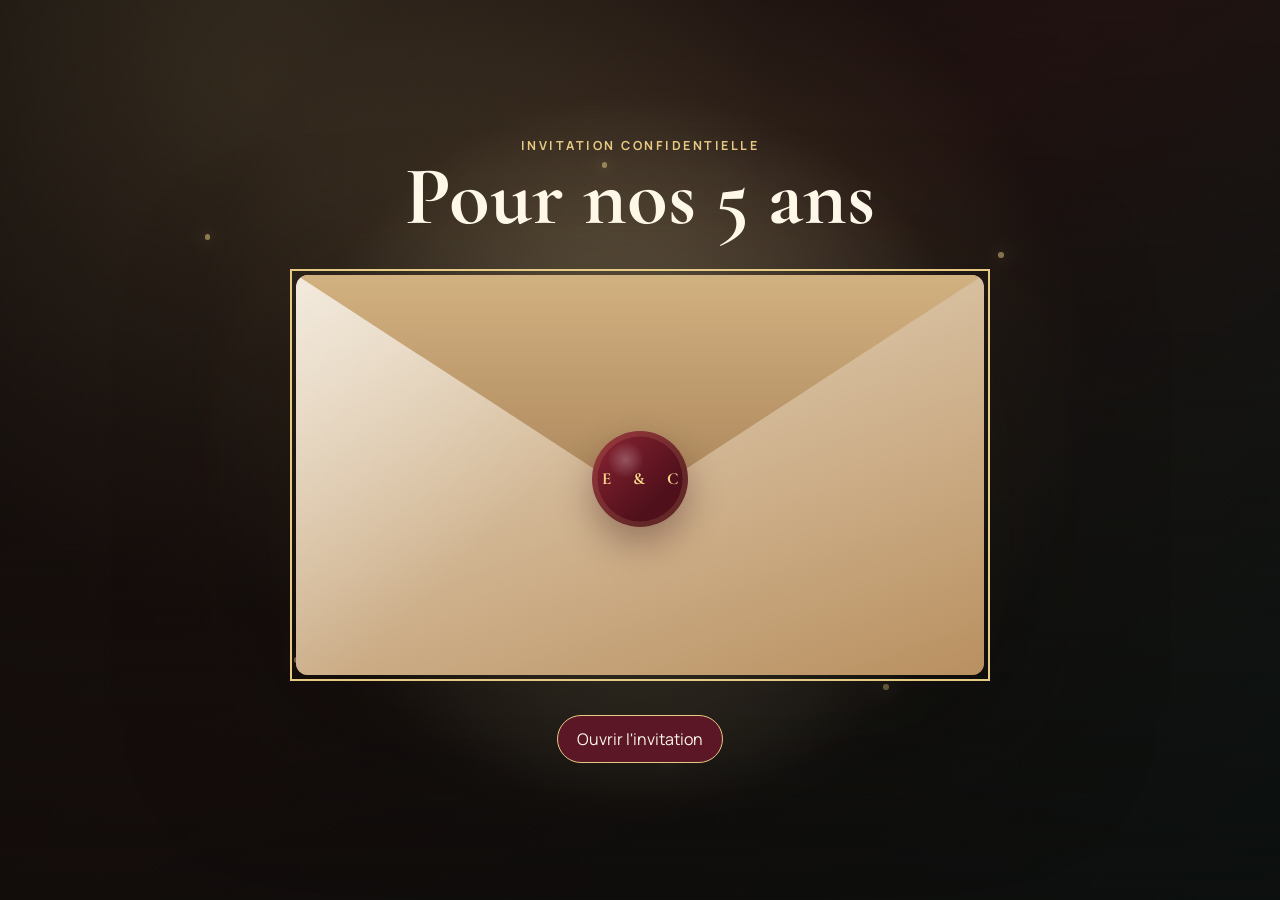
<file: index.html>
<!doctype html>
<html lang="fr">
  <head>
    <meta charset="UTF-8" />
    <meta name="viewport" content="width=device-width, initial-scale=1.0" />
    <meta
      name="description"
      content="Une invitation de voyage à Bruges pour célébrer les 5 ans d'Eliot et Chrystal"
    />
    <title>Bruges | 5 ans d'Eliot & Chrystal</title>
    <link rel="preconnect" href="https://images.unsplash.com" />
    <link rel="preconnect" href="https://fonts.googleapis.com" />
    <link rel="preconnect" href="https://fonts.gstatic.com" crossorigin />
    <link
      href="https://fonts.googleapis.com/css2?family=Cormorant+Garamond:wght@500;600;700&family=Manrope:wght@400;500;600;700&display=swap"
      rel="stylesheet"
    />
    <link rel="stylesheet" href="styles.css" />
  </head>
  <body data-page="home">
    <main class="experience" id="top">
      <section class="letter-scene" aria-label="Invitation scellée" aria-hidden="true" inert hidden>
        <div class="letter-light"></div>
        <div class="letter-sparks" aria-hidden="true">
          <span></span><span></span><span></span><span></span><span></span><span></span>
        </div>
        <div class="letter-scene__intro">
          <p>Invitation confidentielle</p>
          <h2>Pour nos 5 ans</h2>
        </div>
        <button class="envelope" type="button" data-open-letter data-envelope aria-label="Ouvrir l'invitation">
          <div class="envelope__shine"></div>
          <div class="envelope__back"></div>
          <div class="envelope__flap"></div>
          <div class="envelope__front"></div>
          <div class="wax-seal" aria-hidden="true">
            <span>E</span><span>&</span><span>C</span>
          </div>
        </button>
        <button class="letter-scene__open" type="button" data-open-letter>Ouvrir l'invitation</button>
        <button class="letter-scene__return" type="button" data-close-letter hidden>Revenir à l'accueil</button>
      </section>

      <section class="reveal-site" data-site>
        <nav class="nav" aria-label="Navigation principale">
          <a href="index.html" class="nav__brand" data-nav-page="home">Eliot & Chrystal</a>
          <div class="nav__links">
            <a href="destination.html" data-nav-page="destination">Destination</a>
            <a href="transport.html" data-nav-page="transport">Transport</a>
            <a href="hotel.html" data-nav-page="hotel">Hôtel</a>
            <a href="programme.html" data-nav-page="programme">Programme</a>
            <a href="diner.html" data-nav-page="diner">Dîner</a>
            <a href="details.html" data-nav-page="details">Détails</a>
          </div>
        </nav>

        <a class="back-to-top" href="#top" aria-label="Revenir en haut">
          ↑
        </a>

        <header class="hero">
          <img class="hero__image" src="assets/bruges.jpg" alt="Le canal du Rozenhoedkaai et le Beffroi de Bruges" width="1920" height="1280" fetchpriority="high" />
          <div class="hero__content">
            <p class="kicker">11–14 novembre 2026 · 3 nuits à Bruges</p>
            <h1 tabindex="-1" data-home-title>Bruges, pour nos 5 ans</h1>
            <p>
              Quatre jours entre canaux, façades flamandes, dîners aux chandelles et
              matins lents. Une escapade élégante, pensée comme un souvenir que l'on
              aura envie de raconter longtemps
            </p>
            <div class="hero__actions">
              <a href="programme.html" class="hero__cta">Voir notre programme</a>
              <a href="transport.html" class="hero__shortcut">Nos trains</a>
              <a href="hotel.html" class="hero__shortcut">Notre hôtel</a>
            </div>
            <button class="hero__replay" type="button" data-replay-letter hidden>Revoir l'invitation</button>
            <p class="hero__notice" data-invitation-notice role="status" hidden></p>
          </div>
        </header>

        <section class="quick-nav quick-nav--home" aria-label="Pages du voyage">
          <a href="destination.html">
            <span>Destination</span>
            <strong>Bruges, la Venise du Nord</strong>
          </a>
          <a href="transport.html">
            <span>Train</span>
            <strong>Paris → Bruxelles → Bruges</strong>
          </a>
          <a href="hotel.html">
            <span>Hôtel</span>
            <strong>Die Swaene · 4 étoiles</strong>
          </a>
          <a href="programme.html">
            <span>Programme</span>
            <strong>3 nuits souples et romantiques</strong>
          </a>
        </section>
        <p class="photo-credit">Photo : <a href="https://commons.wikimedia.org/wiki/File:Rozenhoedkaai_(canal)_and_Belfry_of_Bruges,_Bruges,_Belgium_(Ank_Kumar,_Infosys_Limited)_05.jpg" target="_blank" rel="noopener noreferrer">Ank Kumar · Wikimedia Commons</a> · <a href="https://creativecommons.org/licenses/by-sa/4.0/" target="_blank" rel="noopener noreferrer">CC BY-SA 4.0</a> (recadrage à l'affichage).</p>
      </section>
    </main>

    <script src="app.js" defer></script>
  </body>
</html>
</file>
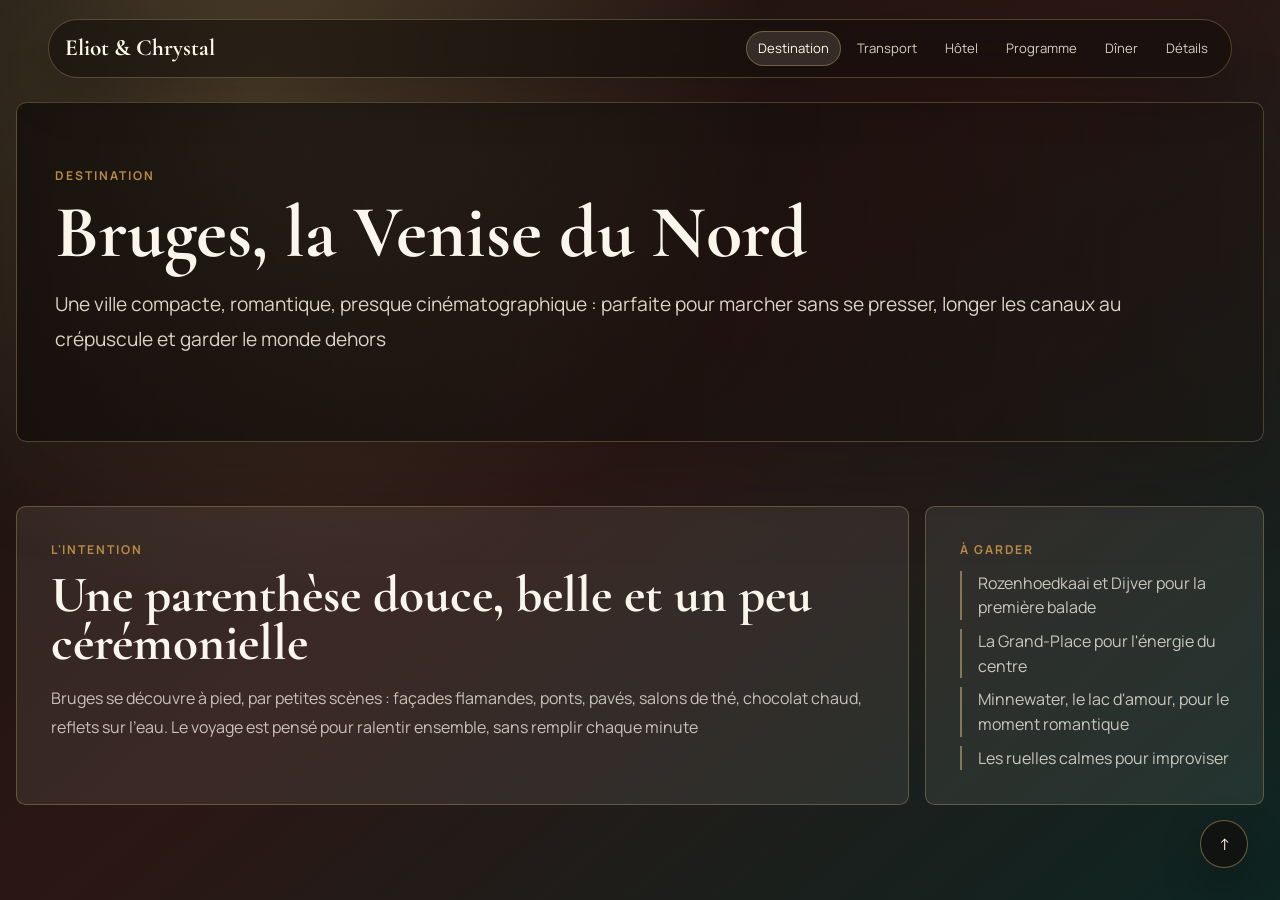
<file: destination.html>
<!doctype html>
<html lang="fr">
  <head>
    <meta charset="UTF-8" />
    <meta name="viewport" content="width=device-width, initial-scale=1.0" />
    <meta name="description" content="Destination Bruges pour les 5 ans d'Eliot et Chrystal." />
    <title>Destination | Bruges</title>
    <link rel="preconnect" href="https://images.unsplash.com" />
    <link rel="preconnect" href="https://fonts.googleapis.com" />
    <link rel="preconnect" href="https://fonts.gstatic.com" crossorigin />
    <link href="https://fonts.googleapis.com/css2?family=Cormorant+Garamond:wght@500;600;700&family=Manrope:wght@400;500;600;700&display=swap" rel="stylesheet" />
    <link rel="stylesheet" href="styles.css" />
  </head>
  <body data-page="destination">
    <main class="page" id="top">
      <nav class="nav" aria-label="Navigation principale">
        <a href="index.html" class="nav__brand" data-nav-page="home">Eliot & Chrystal</a>
        <div class="nav__links">
          <a href="destination.html" data-nav-page="destination">Destination</a>
          <a href="transport.html" data-nav-page="transport">Transport</a>
          <a href="hotel.html" data-nav-page="hotel">Hôtel</a>
          <a href="programme.html" data-nav-page="programme">Programme</a>
          <a href="diner.html" data-nav-page="diner">Dîner</a>
          <a href="details.html" data-nav-page="details">Détails</a>
        </div>
      </nav>
      <a class="back-to-top" href="#top" aria-label="Revenir en haut">↑</a>

      <header class="page-hero page-hero--destination">
        <p class="kicker">Destination</p>
        <h1>Bruges, la Venise du Nord</h1>
        <p>
          Une ville compacte, romantique, presque cinématographique : parfaite pour
          marcher sans se presser, longer les canaux au crépuscule et garder le monde dehors
        </p>
      </header>

      <section class="page-grid">
        <article class="content-panel content-panel--wide">
          <p class="section-label">L'intention</p>
          <h2>Une parenthèse douce, belle et un peu cérémonielle</h2>
          <p>
            Bruges se découvre à pied, par petites scènes : façades flamandes, ponts,
            pavés, salons de thé, chocolat chaud, reflets sur l'eau. Le voyage est pensé
            pour ralentir ensemble, sans remplir chaque minute
          </p>
        </article>
        <article class="content-panel">
          <p class="section-label">À garder</p>
          <ul class="fact-list">
            <li>Rozenhoedkaai et Dijver pour la première balade</li>
            <li>La Grand-Place pour l'énergie du centre</li>
            <li>Minnewater, le lac d'amour, pour le moment romantique</li>
            <li>Les ruelles calmes pour improviser</li>
          </ul>
        </article>
      </section>
    </main>
    <script src="app.js" defer></script>
  </body>
</html>
</file>
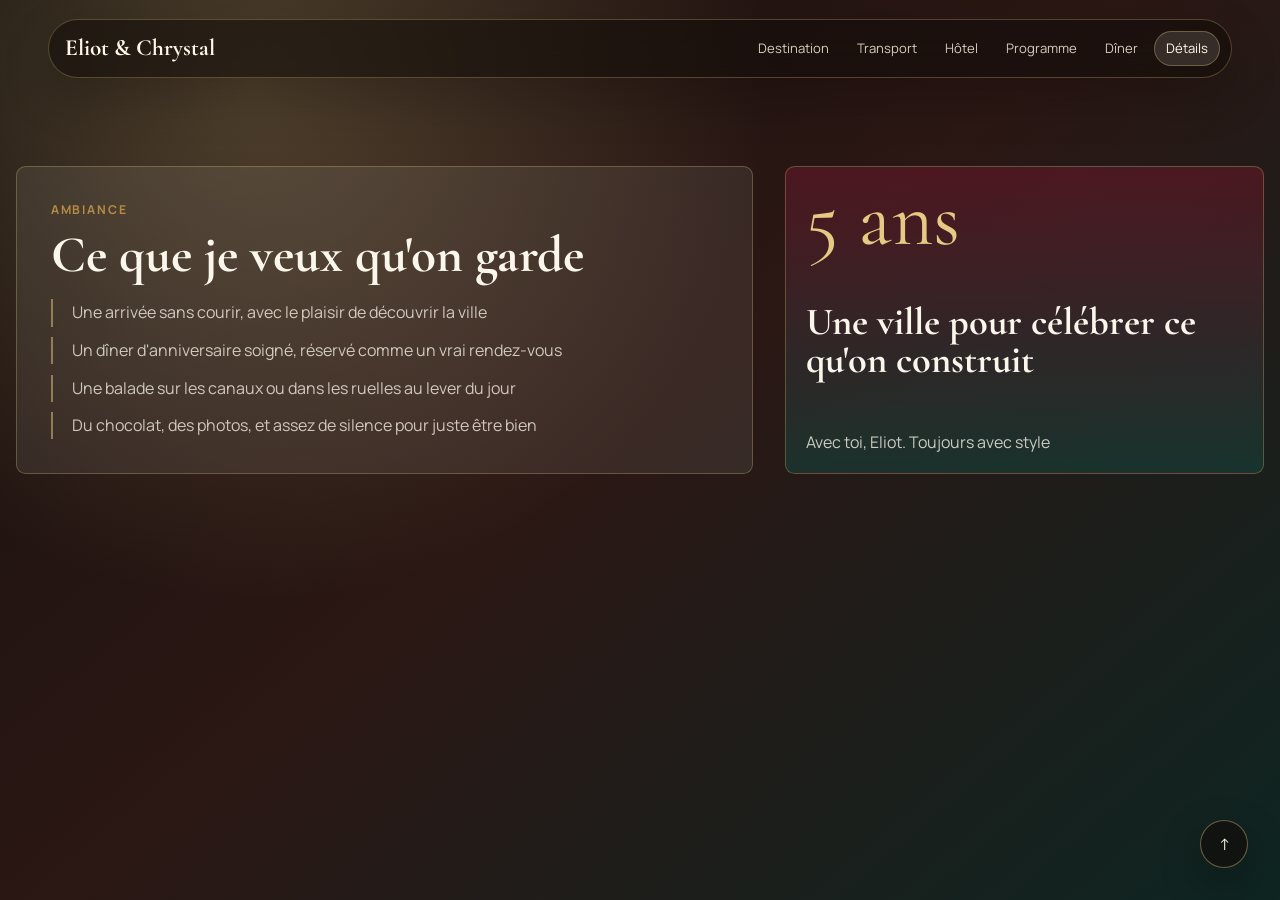
<file: details.html>
<!doctype html>
<html lang="fr">
  <head>
    <meta charset="UTF-8" />
    <meta name="viewport" content="width=device-width, initial-scale=1.0" />
    <meta name="description" content="Détails et intentions du voyage anniversaire à Bruges." />
    <title>Détails | Bruges</title>
    <link rel="preconnect" href="https://images.unsplash.com" />
    <link rel="preconnect" href="https://fonts.googleapis.com" />
    <link rel="preconnect" href="https://fonts.gstatic.com" crossorigin />
    <link href="https://fonts.googleapis.com/css2?family=Cormorant+Garamond:wght@500;600;700&family=Manrope:wght@400;500;600;700&display=swap" rel="stylesheet" />
    <link rel="stylesheet" href="styles.css" />
  </head>
  <body data-page="details">
    <main class="page" id="top">
      <nav class="nav" aria-label="Navigation principale">
        <a href="index.html" class="nav__brand" data-nav-page="home">Eliot & Chrystal</a>
        <div class="nav__links">
          <a href="destination.html" data-nav-page="destination">Destination</a>
          <a href="transport.html" data-nav-page="transport">Transport</a>
          <a href="hotel.html" data-nav-page="hotel">Hôtel</a>
          <a href="programme.html" data-nav-page="programme">Programme</a>
          <a href="diner.html" data-nav-page="diner">Dîner</a>
          <a href="details.html" data-nav-page="details">Détails</a>
        </div>
      </nav>
      <a class="back-to-top" href="#top" aria-label="Revenir en haut">↑</a>

      <section class="details page-section">
        <div class="detail-panel">
          <p class="section-label">Ambiance</p>
          <h1>Ce que je veux qu'on garde</h1>
          <ul>
            <li>Une arrivée sans courir, avec le plaisir de découvrir la ville</li>
            <li>Un dîner d'anniversaire soigné, réservé comme un vrai rendez-vous</li>
            <li>Une balade sur les canaux ou dans les ruelles au lever du jour</li>
            <li>Du chocolat, des photos, et assez de silence pour juste être bien</li>
          </ul>
        </div>
        <aside class="promise-card" aria-label="Message personnel">
          <p>5 ans</p>
          <h3>Une ville pour célébrer ce qu'on construit</h3>
          <span>Avec toi, Eliot. Toujours avec style</span>
        </aside>
      </section>
    </main>
    <script src="app.js" defer></script>
  </body>
</html>
</file>
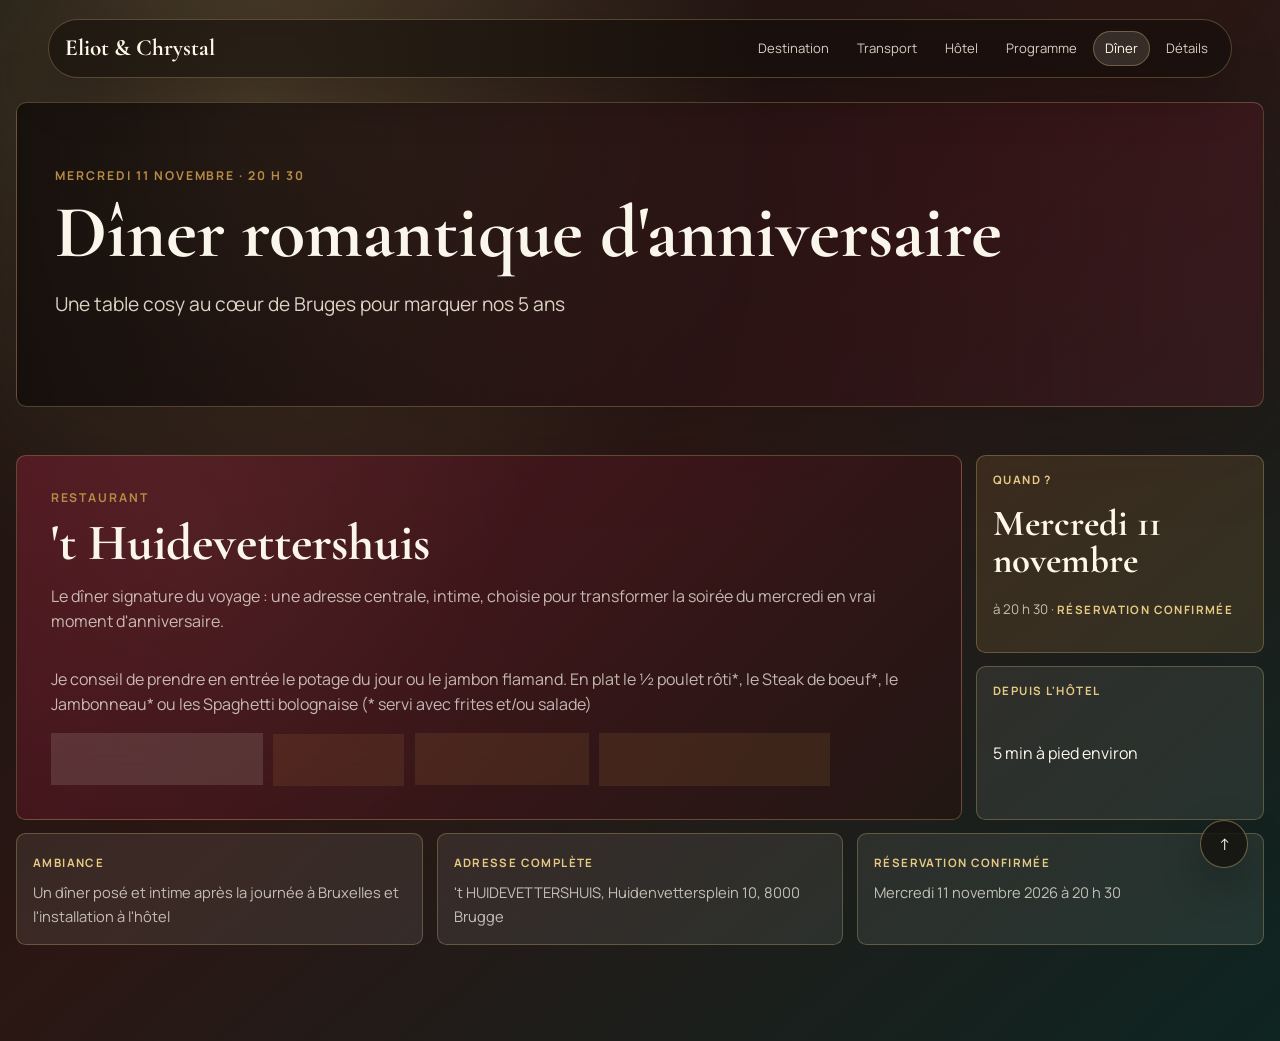
<file: diner.html>
<!doctype html>
<html lang="fr">
  <head>
    <meta charset="UTF-8" />
    <meta name="viewport" content="width=device-width, initial-scale=1.0" />
    <meta name="description" content="Dîner romantique d'anniversaire au 't Huidevettershuis à Bruges." />
    <title>Dîner anniversaire | 't Huidevettershuis</title>
    <link rel="preconnect" href="https://images.unsplash.com" />
    <link rel="preconnect" href="https://fonts.googleapis.com" />
    <link rel="preconnect" href="https://fonts.gstatic.com" crossorigin />
    <link href="https://fonts.googleapis.com/css2?family=Cormorant+Garamond:wght@500;600;700&family=Manrope:wght@400;500;600;700&display=swap" rel="stylesheet" />
    <link rel="stylesheet" href="styles.css" />
  </head>
  <body data-page="diner">
    <main class="page" id="top">
      <nav class="nav" aria-label="Navigation principale">
        <a href="index.html" class="nav__brand" data-nav-page="home">Eliot & Chrystal</a>
        <div class="nav__links">
          <a href="destination.html" data-nav-page="destination">Destination</a>
          <a href="transport.html" data-nav-page="transport">Transport</a>
          <a href="hotel.html" data-nav-page="hotel">Hôtel</a>
          <a href="programme.html" data-nav-page="programme">Programme</a>
          <a href="diner.html" data-nav-page="diner">Dîner</a>
          <a href="details.html" data-nav-page="details">Détails</a>
        </div>
      </nav>
      <a class="back-to-top" href="#top" aria-label="Revenir en haut">↑</a>

      <header class="page-hero page-hero--diner page-hero--compact">
        <p class="kicker">Mercredi 11 novembre · 20 h 30</p>
        <h1>Dîner romantique d'anniversaire</h1>
        <p>Une table cosy au cœur de Bruges pour marquer nos 5 ans</p>
      </header>

      <section class="split-layout" aria-label="Dîner au restaurant">
        <article class="feature-panel feature-panel--diner">
          <p class="section-label">Restaurant</p>
          <h2>'t Huidevettershuis</h2>
          <p>
            Le dîner signature du voyage : une adresse centrale, intime, choisie pour transformer
            la soirée du mercredi en vrai moment d'anniversaire.
          </p>
          <p>Je conseil de prendre en entrée le potage du jour ou le jambon flamand. En plat le ½ poulet rôti*, le Steak de boeuf*, le Jambonneau* ou les Spaghetti bolognaise (* servi avec frites et/ou salade) </p>
          <div class="action-row">
            <a class="reservation-link" href="programme.html">Voir dans le programme</a>
            <a
              class="reservation-link reservation-link--secondary"
              href="https://12b54136-0f70-aa5e-9744-c37668fc304a.filesusr.com/ugd/c448de_31aa1af71c064653b3d2cc0c97497e83.pdf"
              target="_blank"
              rel="noreferrer"
            >
              Voir le menu
            </a>
            <a
              class="reservation-link reservation-link--secondary"
              href="http://www.huidevettershuis.be/"
              target="_blank"
              rel="noopener noreferrer"
            >
              Site du restaurant
            </a>
            <a class="reservation-link reservation-link--secondary" href="tel:+3250339506">
              Appeler le +32 50 33 95 06
            </a>
          </div>
        </article>

        <aside class="summary-stack" aria-label="Résumé du dîner">
          <div class="metric-card metric-card--gold">
            <span>Quand ?</span>
            <strong>Mercredi 11 novembre</strong>
            <small>à 20 h 30 · <span class="schedule-status schedule-status--done">Réservation confirmée</span></small>
          </div>
          <div class="metric-card">
            <span>Depuis l'hôtel</span>
            <p>5 min à pied environ</p>
          </div>
        </aside>
      </section>

      <section class="info-strip" aria-label="Détails du dîner">
        <article>
          <span>Ambiance</span>
          <p>Un dîner posé et intime après la journée à Bruxelles et l'installation à l'hôtel</p>
        </article>
        <article>
          <span>Adresse complète</span>
          <p>'t HUIDEVETTERSHUIS, Huidenvettersplein 10, 8000 Brugge</p>
        </article>
        <article>
          <span>Réservation confirmée</span>
          <p>Mercredi 11 novembre 2026 à 20 h 30</p>
        </article>
      </section>
    </main>
    <script src="app.js" defer></script>
  </body>
</html>
</file>
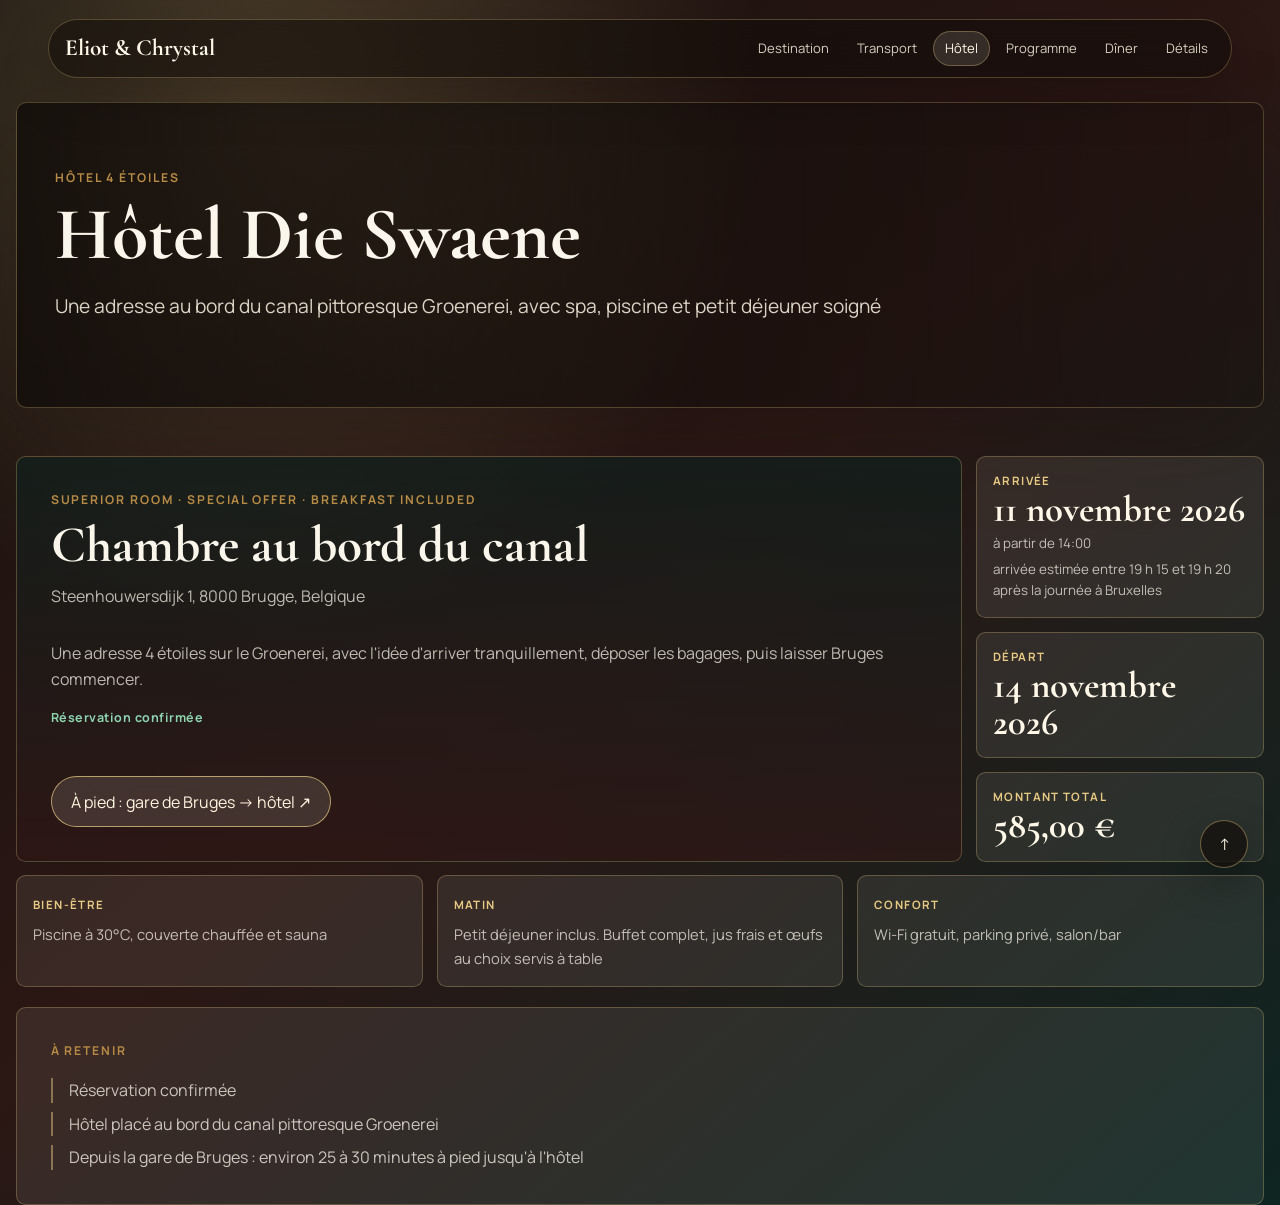
<file: hotel.html>
<!doctype html>
<html lang="fr">
  <head>
    <meta charset="UTF-8" />
    <meta name="viewport" content="width=device-width, initial-scale=1.0" />
    <meta name="description" content="Hôtel Die Swaene à Bruges pour le voyage anniversaire." />
    <title>Hôtel | Die Swaene</title>
    <link rel="preconnect" href="https://images.unsplash.com" />
    <link rel="preconnect" href="https://fonts.googleapis.com" />
    <link rel="preconnect" href="https://fonts.gstatic.com" crossorigin />
    <link href="https://fonts.googleapis.com/css2?family=Cormorant+Garamond:wght@500;600;700&family=Manrope:wght@400;500;600;700&display=swap" rel="stylesheet" />
    <link rel="stylesheet" href="styles.css" />
  </head>
  <body data-page="hotel">
    <main class="page" id="top">
      <nav class="nav" aria-label="Navigation principale">
        <a href="index.html" class="nav__brand" data-nav-page="home">Eliot & Chrystal</a>
        <div class="nav__links">
          <a href="destination.html" data-nav-page="destination">Destination</a>
          <a href="transport.html" data-nav-page="transport">Transport</a>
          <a href="hotel.html" data-nav-page="hotel">Hôtel</a>
          <a href="programme.html" data-nav-page="programme">Programme</a>
          <a href="diner.html" data-nav-page="diner">Dîner</a>
          <a href="details.html" data-nav-page="details">Détails</a>
        </div>
      </nav>
      <a class="back-to-top" href="#top" aria-label="Revenir en haut">↑</a>

      <header class="page-hero page-hero--hotel">
        <p class="kicker">Hôtel 4 étoiles</p>
        <h1>Hôtel Die Swaene</h1>
        <p>Une adresse au bord du canal pittoresque Groenerei, avec spa, piscine et petit déjeuner soigné</p>
      </header>

      <section class="split-layout" aria-label="Informations hôtel">
        <article class="feature-panel feature-panel--hotel">
          <p class="section-label">Superior Room · Special Offer · Breakfast Included</p>
          <h2>Chambre au bord du canal</h2>
          <p class="hotel-address">Steenhouwersdijk 1, 8000 Brugge, Belgique</p>
          <p>Une adresse 4 étoiles sur le Groenerei, avec l'idée d'arriver tranquillement, déposer les bagages, puis laisser Bruges commencer.</p>
          <span class="schedule-status schedule-status--done">Réservation confirmée</span>
          <div class="action-row">
            <a
              class="reservation-link"
              href="https://www.google.com/maps/dir/Bruges,+Stationsplein+5,+8000+Bruges,+Belgique/Steenhouwersdijk+1,+8000+Brugge,+Belgique/@51.2031431,3.218065,16z/am=t/data=!4m14!4m13!1m5!1m1!1s0x47c350e753120e21:0xe17df23b83046877!2m2!1d3.2178509!2d51.1976659!1m5!1m1!1s0x47c350cf7e0e93a1:0xd7821f11d53ed0d3!2m2!1d3.2285789!2d51.2083322!3e2?authuser=0&amp;entry=ttu&amp;g_ep=EgoyMDI2MTEwNC4wIKXMDSoASAFQAw%3D%3D"
              target="_blank"
              rel="noopener noreferrer"
            >
              À pied : gare de Bruges → hôtel ↗
              <span class="visually-hidden"> — Google Maps, nouvel onglet</span>
            </a>
          </div>
        </article>

        <aside class="summary-stack" aria-label="Résumé hôtel">
          <div class="metric-card">
            <span>Arrivée</span>
            <strong>11 novembre 2026</strong>
            <small>à partir de 14:00</small>
            <small>arrivée estimée entre 19 h 15 et 19 h 20 après la journée à Bruxelles</small>
          </div>
          <div class="metric-card">
            <span>Départ</span>
            <strong>14 novembre 2026</strong>
          </div>
          <div class="metric-card">
            <span>Montant total</span>
            <strong>585,00 €</strong>
          </div>
        </aside>
      </section>

      <section class="info-strip" aria-label="Facilités de l'hôtel">
        <article>
          <span>Bien-être</span>
          <p>Piscine à 30°C, couverte chauffée et sauna</p>
        </article>
        <article>
          <span>Matin</span>
          <p>Petit déjeuner inclus. Buffet complet, jus frais et œufs au choix servis à table</p>
        </article>
        <article>
          <span>Confort</span>
          <p>Wi-Fi gratuit, parking privé, salon/bar</p>
        </article>
      </section>

      <section class="content-panel content-panel--compact">
        <p class="section-label">À retenir</p>
        <ul class="fact-list fact-list--compact">
          <li>Réservation confirmée</li>
          <li>Hôtel placé au bord du canal pittoresque Groenerei</li>
          <li>Depuis la gare de Bruges : environ 25 à 30 minutes à pied jusqu'à l'hôtel</li>
        </ul>
      </section>
    </main>
    <script src="app.js" defer></script>
  </body>
</html>
</file>
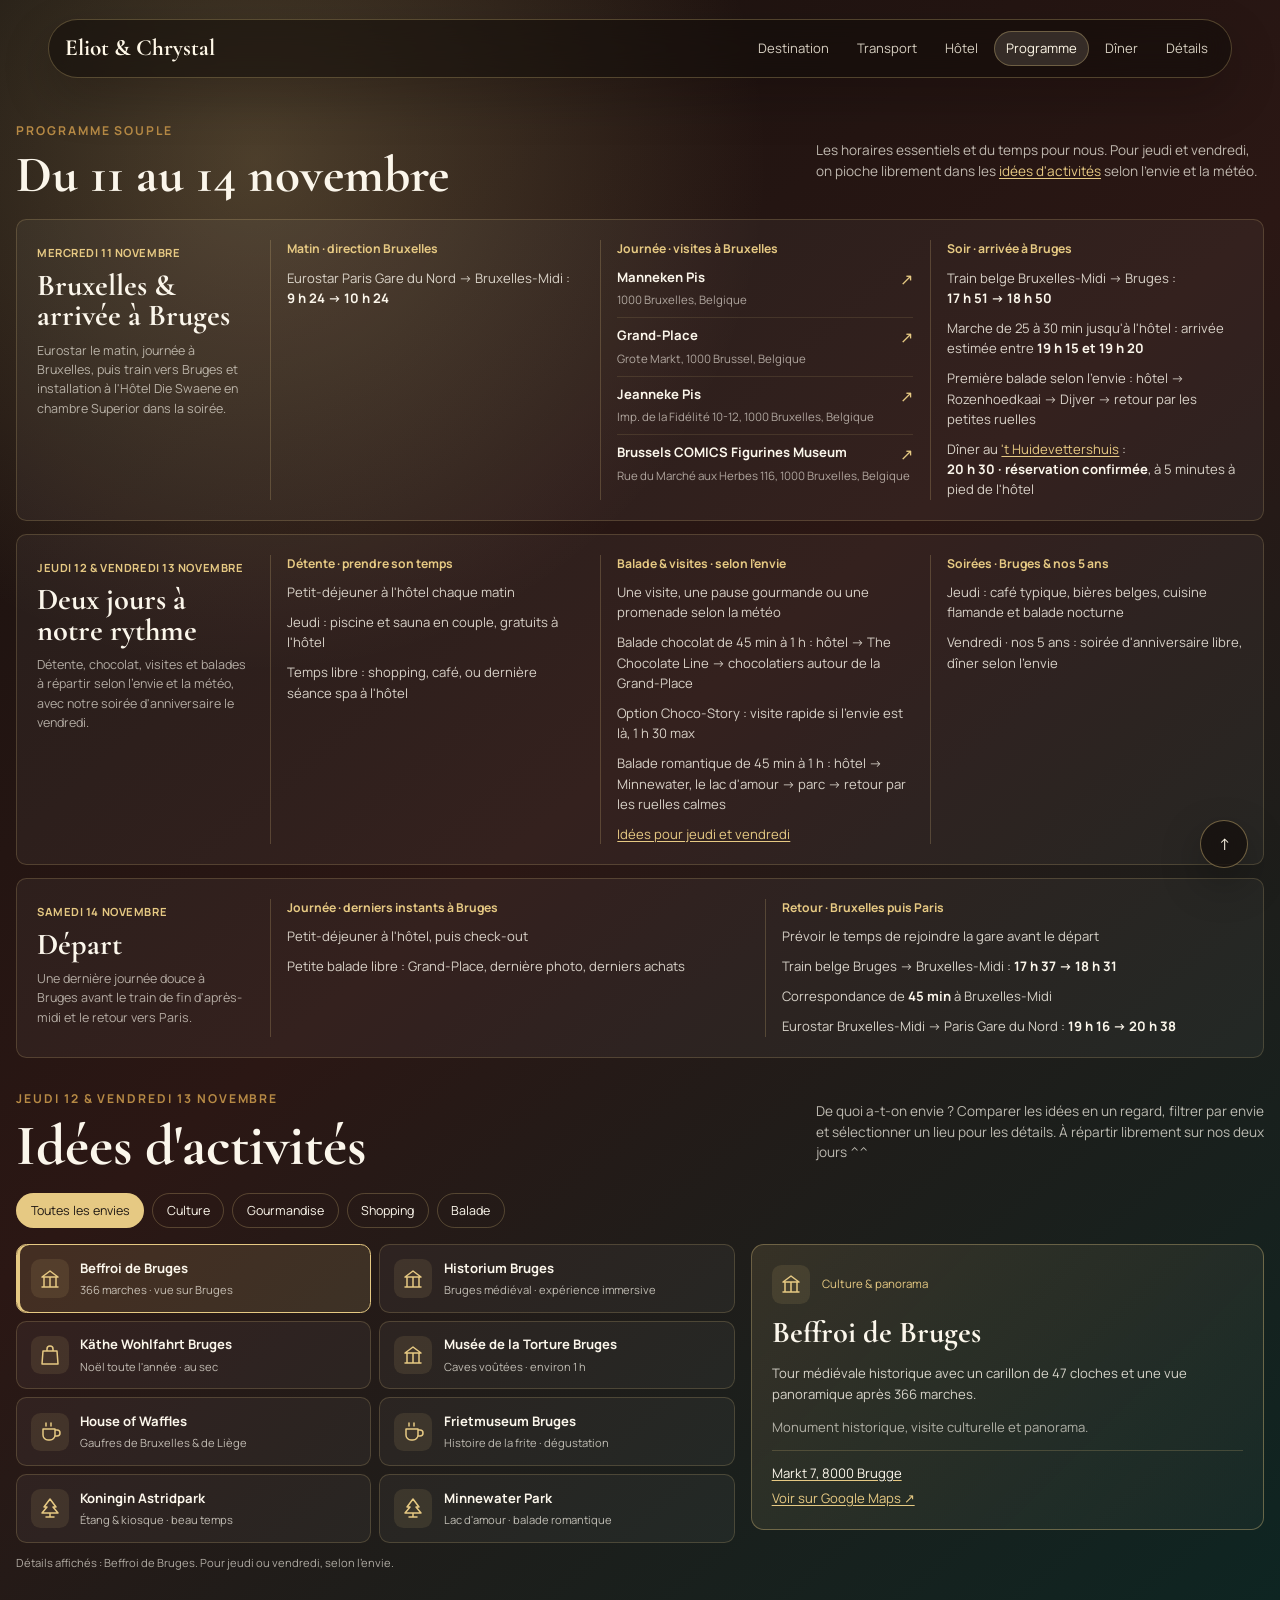
<file: programme.html>
<!doctype html>
<html lang="fr">
  <head>
    <meta charset="UTF-8" />
    <meta name="viewport" content="width=device-width, initial-scale=1.0" />
    <meta name="description" content="Programme souple de 3 nuits à Bruges." />
    <title>Programme | 3 nuits à Bruges</title>
    <link rel="preconnect" href="https://fonts.googleapis.com" />
    <link rel="preconnect" href="https://fonts.gstatic.com" crossorigin />
    <link href="https://fonts.googleapis.com/css2?family=Cormorant+Garamond:wght@500;600;700&family=Manrope:wght@400;500;600;700&display=swap" rel="stylesheet" />
    <link rel="stylesheet" href="styles.css" />
  </head>
  <body data-page="programme">
    <main class="page" id="top">
      <nav class="nav" aria-label="Navigation principale">
        <a href="index.html" class="nav__brand" data-nav-page="home">Eliot & Chrystal</a>
        <div class="nav__links">
          <a href="destination.html" data-nav-page="destination">Destination</a>
          <a href="transport.html" data-nav-page="transport">Transport</a>
          <a href="hotel.html" data-nav-page="hotel">Hôtel</a>
          <a href="programme.html" data-nav-page="programme">Programme</a>
          <a href="diner.html" data-nav-page="diner">Dîner</a>
          <a href="details.html" data-nav-page="details">Détails</a>
        </div>
      </nav>
      <a class="back-to-top" href="#top" aria-label="Revenir en haut">↑</a>

      <section class="itinerary page-section">
        <div class="section-heading">
          <div>
            <p class="section-label">Programme souple</p>
            <h1>Du 11 au 14 novembre</h1>
          </div>
          <p class="section-heading__copy">Les horaires essentiels et du temps pour nous. Pour jeudi et vendredi, on pioche librement dans les <a href="#activites">idées d'activités</a> selon l'envie et la météo.</p>
        </div>
        <div class="days" data-days></div>
        <section class="activities" id="activites" aria-labelledby="activities-title">
          <div class="section-heading">
            <div>
              <p class="section-label">Jeudi 12 & vendredi 13 novembre</p>
              <h2 id="activities-title">Idées d'activités</h2>
            </div>
            <p class="section-heading__copy">De quoi a-t-on envie ? Comparer les idées en un regard, filtrer par envie et sélectionner un lieu pour les détails. À répartir librement sur nos deux jours ^^</p>
          </div>
          <div data-activities></div>
        </section>
      </section>
    </main>
    <script src="app.js" defer></script>
  </body>
</html>
</file>
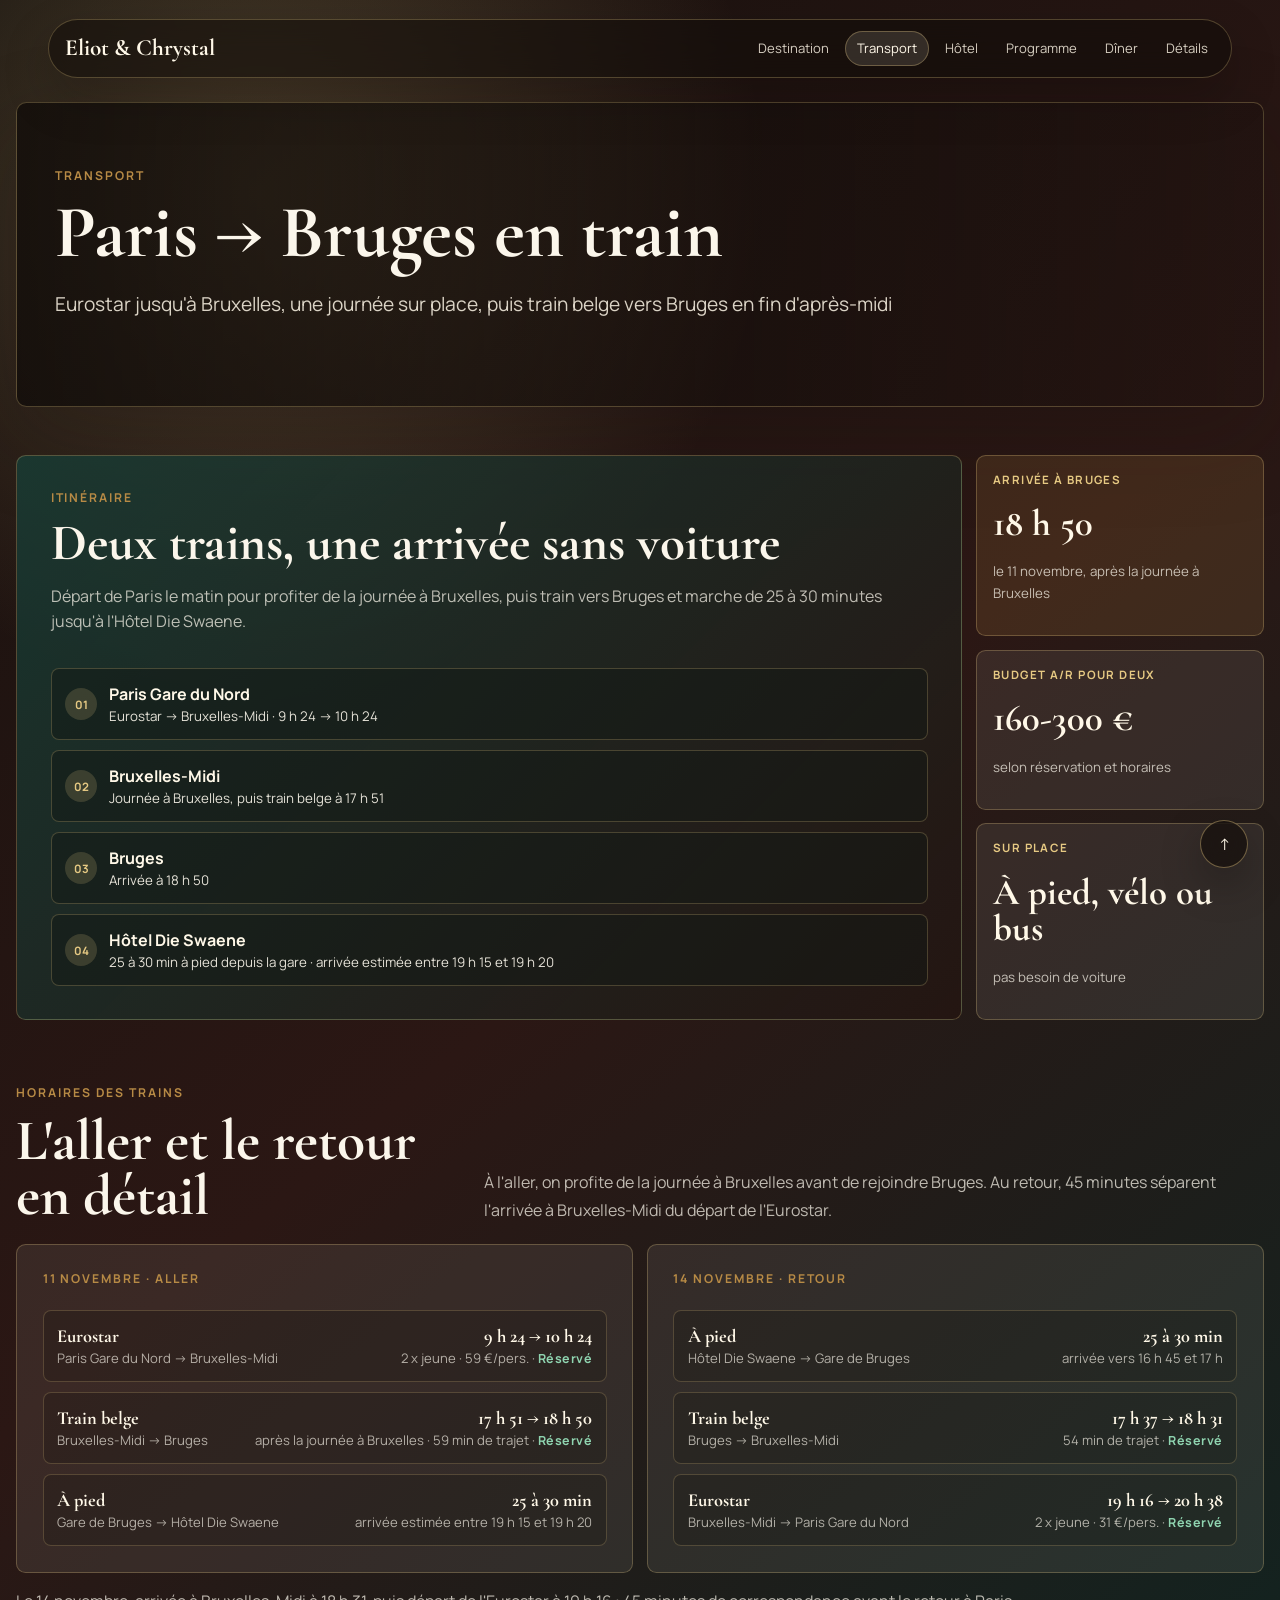
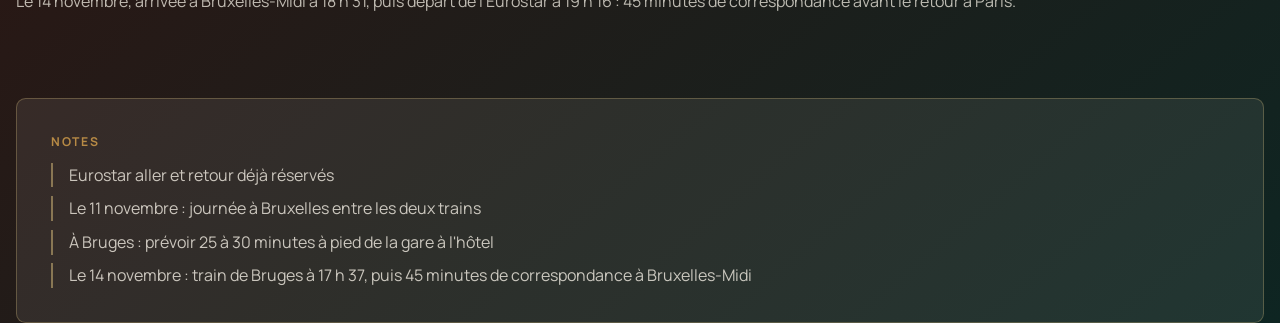
<file: transport.html>
<!doctype html>
<html lang="fr">
  <head>
    <meta charset="UTF-8" />
    <meta name="viewport" content="width=device-width, initial-scale=1.0" />
    <meta name="description" content="Transport Paris Bruges en train pour le voyage anniversaire." />
    <title>Transport | Paris vers Bruges</title>
    <link rel="preconnect" href="https://fonts.googleapis.com" />
    <link rel="preconnect" href="https://fonts.gstatic.com" crossorigin />
    <link href="https://fonts.googleapis.com/css2?family=Cormorant+Garamond:wght@500;600;700&family=Manrope:wght@400;500;600;700&display=swap" rel="stylesheet" />
    <link rel="stylesheet" href="styles.css" />
  </head>
  <body data-page="transport">
    <main class="page" id="top">
      <nav class="nav" aria-label="Navigation principale">
        <a href="index.html" class="nav__brand" data-nav-page="home">Eliot & Chrystal</a>
        <div class="nav__links">
          <a href="destination.html" data-nav-page="destination">Destination</a>
          <a href="transport.html" data-nav-page="transport">Transport</a>
          <a href="hotel.html" data-nav-page="hotel">Hôtel</a>
          <a href="programme.html" data-nav-page="programme">Programme</a>
          <a href="diner.html" data-nav-page="diner">Dîner</a>
          <a href="details.html" data-nav-page="details">Détails</a>
        </div>
      </nav>
      <a class="back-to-top" href="#top" aria-label="Revenir en haut">↑</a>

      <header class="page-hero page-hero--transport page-hero--compact">
        <p class="kicker">Transport</p>
        <h1>Paris → Bruges en train</h1>
        <p>Eurostar jusqu'à Bruxelles, une journée sur place, puis train belge vers Bruges en fin d'après-midi</p>
      </header>

      <section class="split-layout" aria-label="Transport en train">
        <article class="feature-panel feature-panel--transport">
          <p class="section-label">Itinéraire</p>
          <h2>Deux trains, une arrivée sans voiture</h2>
          <p>
            Départ de Paris le matin pour profiter de la journée à Bruxelles, puis train
            vers Bruges et marche de 25 à 30 minutes jusqu'à l'Hôtel Die Swaene.
          </p>
          <div class="route-timeline" aria-label="Itinéraire Paris à Bruges">
            <div>
              <span>01</span>
              <strong>Paris Gare du Nord</strong>
              <small>Eurostar → Bruxelles-Midi · 9 h 24 → 10 h 24</small>
            </div>
            <div>
              <span>02</span>
              <strong>Bruxelles-Midi</strong>
              <small>Journée à Bruxelles, puis train belge à 17 h 51</small>
            </div>
            <div>
              <span>03</span>
              <strong>Bruges</strong>
              <small>Arrivée à 18 h 50</small>
            </div>
            <div>
              <span>04</span>
              <strong>Hôtel Die Swaene</strong>
              <small>25 à 30 min à pied depuis la gare · arrivée estimée entre 19 h 15 et 19 h 20</small>
            </div>
          </div>
        </article>

        <aside class="summary-stack" aria-label="Résumé transport">
          <div class="metric-card metric-card--gold">
            <span>Arrivée à Bruges</span>
            <strong>18 h 50</strong>
            <small>le 11 novembre, après la journée à Bruxelles</small>
          </div>
          <div class="metric-card">
            <span>Budget A/R pour deux</span>
            <strong>160-300 €</strong>
            <small>selon réservation et horaires</small>
          </div>
          <div class="metric-card">
            <span>Sur place</span>
            <strong>À pied, vélo ou bus</strong>
            <small>pas besoin de voiture</small>
          </div>
        </aside>
      </section>

      <section class="page-section" aria-label="Horaires des trains">
        <div class="section-heading">
          <div>
            <p class="section-label">Horaires des trains</p>
            <h2>L'aller et le retour en détail</h2>
          </div>
          <p class="section-heading__copy">
            À l'aller, on profite de la journée à Bruxelles avant de rejoindre Bruges.
            Au retour, 45 minutes séparent l'arrivée à Bruxelles-Midi du départ de l'Eurostar.
          </p>
        </div>

        <div class="schedule-grid">
          <article class="schedule-card">
            <p class="section-label">11 novembre · aller</p>
            <div class="schedule-leg">
              <div>
                <strong>Eurostar</strong>
                <small>Paris Gare du Nord → Bruxelles-Midi</small>
              </div>
              <div class="schedule-leg__time">
                <strong>9 h 24 → 10 h 24</strong>
                <small>2 x jeune · 59 €/pers. · <span class="schedule-status schedule-status--done">Réservé</span></small>
              </div>
            </div>
            <div class="schedule-leg">
              <div>
                <strong>Train belge</strong>
                <small>Bruxelles-Midi → Bruges</small>
              </div>
              <div class="schedule-leg__time">
                <strong>17 h 51 → 18 h 50</strong>
                <small>après la journée à Bruxelles · 59 min de trajet · <span class="schedule-status schedule-status--done">Réservé</span></small>
              </div>
            </div>
            <div class="schedule-leg">
              <div>
                <strong>À pied</strong>
                <small>Gare de Bruges → Hôtel Die Swaene</small>
              </div>
              <div class="schedule-leg__time">
                <strong>25 à 30 min</strong>
                <small>arrivée estimée entre 19 h 15 et 19 h 20</small>
              </div>
            </div>
          </article>

          <article class="schedule-card">
            <p class="section-label">14 novembre · retour</p>
            <div class="schedule-leg">
              <div>
                <strong>À pied</strong>
                <small>Hôtel Die Swaene → Gare de Bruges</small>
              </div>
              <div class="schedule-leg__time">
                <strong>25 à 30 min</strong>
                <small>arrivée vers 16 h 45 et 17 h</small>
              </div>
            </div>
            <div class="schedule-leg">
              <div>
                <strong>Train belge</strong>
                <small>Bruges → Bruxelles-Midi</small>
              </div>
              <div class="schedule-leg__time">
                <strong>17 h 37 → 18 h 31</strong>
                <small>54 min de trajet · <span class="schedule-status schedule-status--done">Réservé</span></small>
              </div>
            </div>
            <div class="schedule-leg">
              <div>
                <strong>Eurostar</strong>
                <small>Bruxelles-Midi → Paris Gare du Nord</small>
              </div>
              <div class="schedule-leg__time">
                <strong>19 h 16 → 20 h 38</strong>
                <small>2 x jeune · 31 €/pers. · <span class="schedule-status schedule-status--done">Réservé</span></small>
              </div>
            </div>
          </article>
        </div>

        <p class="schedule-note">
          Le 14 novembre, arrivée à Bruxelles-Midi à 18 h 31, puis départ de l'Eurostar
          à 19 h 16 : 45 minutes de correspondance avant le retour à Paris.
        </p>
      </section>

      <section class="content-panel content-panel--compact">
        <p class="section-label">Notes</p>
        <ul class="fact-list">
          <li>Eurostar aller et retour déjà réservés</li>
          <li>Le 11 novembre : journée à Bruxelles entre les deux trains</li>
          <li>À Bruges : prévoir 25 à 30 minutes à pied de la gare à l'hôtel</li>
          <li>Le 14 novembre : train de Bruges à 17 h 37, puis 45 minutes de correspondance à Bruxelles-Midi</li>
        </ul>
      </section>
    </main>
    <script src="app.js" defer></script>
  </body>
</html>
</file>
<file: styles.css>
:root {
  --ink: #211a16;
  --muted: #756a61;
  --paper: #f7f0e4;
  --paper-deep: #e8d8bf;
  --gold: #b78a45;
  --gold-light: #e6c983;
  --wine: #5b1725;
  --green: #173d36;
  --cream: #fbf6eb;
  --shadow: 0 30px 90px rgba(22, 17, 12, 0.24);
  --content-width: 92rem;
  font-family: "Manrope", sans-serif;
  color: var(--ink);
  background: #17120f;
}

* {
  box-sizing: border-box;
}

[hidden] {
  display: none !important;
}

html {
  scroll-behavior: smooth;
  scroll-padding-top: 6.5rem;
}

body {
  margin: 0;
  min-width: 320px;
  background:
    radial-gradient(circle at 20% 10%, rgba(230, 201, 131, 0.24), transparent 32rem),
    linear-gradient(140deg, #16110e 0%, #2b1714 48%, #0e2522 100%);
}
button,
a {
  font: inherit;
}
a {
  color: inherit;
  text-decoration: none;
}

img {
  display: block;
  width: 100%;
}

.experience {
  min-height: 100vh;
  overflow: hidden;
}

.page {
  min-height: 100vh;
  padding-top: clamp(5.6rem, 8vw, 6.6rem);
  color: var(--cream);
}

body[data-page="diner"] .page {
  padding-bottom: 6rem;
}

.letter-scene {
  position: fixed;
  inset: 0;
  z-index: 40;
  display: flex;
  flex-direction: column;
  align-items: center;
  justify-content: center;
  gap: clamp(1.4rem, 4vw, 2.5rem);
  padding: 2rem;
  overflow-y: auto;
  background:
    radial-gradient(circle at 50% 42%, rgba(230, 201, 131, 0.2), transparent 28rem),
    linear-gradient(rgba(12, 10, 9, 0.34), rgba(12, 10, 9, 0.78)),
    url("https://images.unsplash.com/photo-1516571748831-5d81767b788d?auto=format&fit=crop&w=1600&q=85") center/cover;
  transition: opacity 900ms ease, visibility 900ms ease, transform 900ms ease;
}

.letter-scene__intro {
  position: relative;
  z-index: 2;
  color: #fff8e8;
  text-align: center;
  animation: riseIn 1000ms ease both 250ms;
}

.letter-scene__intro p {
  margin: 0 0 0.35rem;
  color: var(--gold-light);
  font-size: 0.78rem;
  font-weight: 700;
  letter-spacing: 0.2em;
  text-transform: uppercase;
}

.letter-scene__intro h2 {
  margin: 0;
  font-family: "Cormorant Garamond", serif;
  font-size: clamp(2.6rem, 7vw, 5.2rem);
  line-height: 0.9;
}

.letter-scene__open,
.letter-scene__return {
  position: relative;
  z-index: 7;
  border: 1px solid var(--gold-light);
  border-radius: 2rem;
  padding: 0.75rem 1.2rem;
  background: var(--wine);
  color: var(--cream);
  cursor: pointer;
}

.letter-scene__return {
  border-color: transparent;
  background: transparent;
  text-decoration: underline;
}

.letter-scene button:focus-visible,
.hero__replay:focus-visible,
.hero__shortcut:focus-visible,
.hero__cta:focus-visible {
  outline: 2px solid var(--gold-light);
  outline-offset: 4px;
}

.letter-sparks {
  position: absolute;
  inset: 0;
  overflow: hidden;
  pointer-events: none;
}

.letter-sparks span {
  position: absolute;
  width: 0.35rem;
  height: 0.35rem;
  border-radius: 50%;
  background: var(--gold-light);
  box-shadow: 0 0 1rem rgba(230, 201, 131, 0.9);
  opacity: 0.55;
  animation: sparkle 4.8s ease-in-out infinite;
}

.letter-sparks span:nth-child(1) { left: 16%; top: 26%; animation-delay: 0ms; }
.letter-sparks span:nth-child(2) { left: 78%; top: 28%; animation-delay: 650ms; }
.letter-sparks span:nth-child(3) { left: 23%; top: 73%; animation-delay: 1200ms; }
.letter-sparks span:nth-child(4) { left: 69%; top: 76%; animation-delay: 1800ms; }
.letter-sparks span:nth-child(5) { left: 47%; top: 18%; animation-delay: 2400ms; }
.letter-sparks span:nth-child(6) { left: 52%; top: 84%; animation-delay: 3000ms; }

.letter-light {
  position: absolute;
  width: min(78vw, 48rem);
  aspect-ratio: 1;
  border-radius: 50%;
  background: radial-gradient(circle, rgba(255, 238, 191, 0.34), transparent 66%);
  filter: blur(10px);
  animation: glow 5s ease-in-out infinite alternate;
}

.envelope {
  position: relative;
  width: min(90vw, 43rem);
  height: min(58vw, 25rem);
  min-height: 17rem;
  border: 0;
  padding: 0;
  background: transparent;
  cursor: pointer;
  filter: drop-shadow(0 2rem 4rem rgba(10, 7, 5, 0.42));
  animation: arrive 1200ms cubic-bezier(0.2, 0.75, 0.2, 1) both;
  transition: filter 420ms ease, transform 420ms ease;
}

.envelope__shine {
  position: absolute;
  inset: -18%;
  z-index: 6;
  background: linear-gradient(105deg, transparent 35%, rgba(255, 248, 232, 0.32) 46%, transparent 58%);
  opacity: 0;
  transform: translateX(-55%);
  pointer-events: none;
}

.envelope:hover,
.envelope:focus-visible {
  filter: drop-shadow(0 2.4rem 4.8rem rgba(10, 7, 5, 0.52));
  transform: translateY(-0.35rem);
}

.envelope:focus-visible {
  outline: 2px solid var(--gold-light);
  outline-offset: 0.55rem;
}

.envelope__back,
.envelope__front,
.envelope__flap {
  position: absolute;
  inset: 0;
  border-radius: 0.75rem;
  background:
    linear-gradient(135deg, rgba(255, 255, 255, 0.42), transparent 42%),
    linear-gradient(160deg, #eadcc6, #b99060);
}

.envelope__back {
  z-index: 1;
}

.envelope__front {
  clip-path: polygon(0 34%, 50% 70%, 100% 34%, 100% 100%, 0 100%);
  z-index: 3;
}

.envelope__flap {
  clip-path: polygon(0 0, 50% 56%, 100% 0);
  z-index: 2;
  background: linear-gradient(180deg, #d2b180, #8c633e);
  transform-origin: top center;
  transition: transform 850ms cubic-bezier(0.2, 0.72, 0.16, 1);
}

.kicker,
.section-label {
  margin: 0 0 0.8rem;
  color: var(--gold);
  font-size: 0.76rem;
  font-weight: 700;
  letter-spacing: 0.16em;
  text-transform: uppercase;
}

.hero h1,
.page-hero h1,
.content-panel h2,
.itinerary h1,
.detail-panel h1,
.section-heading h2,
.detail-panel h2 {
  margin: 0;
  font-family: "Cormorant Garamond", serif;
  font-weight: 700;
  line-height: 0.95;
}

.hero__cta {
  display: inline-flex;
  align-items: center;
  justify-content: center;
  min-height: 3.3rem;
  margin-top: 1.2rem;
  padding: 0.9rem 1.35rem;
  border: 1px solid rgba(183, 138, 69, 0.72);
  border-radius: 999px;
  background: rgba(255, 248, 232, 0.12);
  color: #fff5df;
  cursor: pointer;
  transition: transform 180ms ease, box-shadow 180ms ease;
  backdrop-filter: blur(18px);
}

.hero__cta:hover {
  transform: translateY(-2px);
}

.page-hero {
  width: min(100% - 2rem, var(--content-width));
  min-height: 34vh;
  display: flex;
  flex-direction: column;
  justify-content: flex-end;
  margin: 0 auto;
  padding: clamp(2.2rem, 5vw, 4rem) clamp(1.3rem, 3vw, 2.4rem);
  border: 1px solid rgba(230, 201, 131, 0.28);
  border-radius: 0.65rem;
  background:
    linear-gradient(90deg, rgba(18, 13, 10, 0.78), rgba(18, 13, 10, 0.34)),
    url("https://images.unsplash.com/photo-1575474533217-5624da2b24d9?auto=format&fit=crop&w=1800&q=86") center/cover;
  box-shadow: var(--shadow);
}

.page-hero--destination {
  background:
    linear-gradient(90deg, rgba(18, 13, 10, 0.78), rgba(18, 13, 10, 0.28)),
    url("https://images.unsplash.com/photo-1551867633-194f125bddfa?auto=format&fit=crop&w=1800&q=86") center/cover;
}

.page-hero--hotel {
  background:
    linear-gradient(90deg, rgba(18, 13, 10, 0.82), rgba(18, 13, 10, 0.32)),
    url("https://cf.bstatic.com/xdata/images/hotel/max1024x768/216844436.jpg?k=ba3494d7cc664f8fd268b8b6c7fc152a988aed9ec8a101e6c4f894777fe26866&o=") center/cover;
}

.page-hero--transport {
  background:
    linear-gradient(90deg, rgba(18, 13, 10, 0.82), rgba(18, 13, 10, 0.24)),
    url("https://images.unsplash.com/photo-1547756536-cde3673fa2e5?q=80&w=2141&auto=format&fit=crop&ixlib=rb-4.1.0&ixid=M3wxMjA3fDB8MHxwaG90by1wYWdlfHx8fGVufDB8fHx8fA%3D%3D") center/cover;
}

.page-hero--diner {
  background:
    linear-gradient(90deg, rgba(18, 13, 10, 0.84), rgba(91, 23, 37, 0.34)),
    url("https://images.unsplash.com/photo-1414235077428-338989a2e8c0?auto=format&fit=crop&w=1800&q=86") center/cover;
}

.page-hero--compact {
  min-height: 28vh;
}

.page-hero h1 {
  max-width: 100%;
  font-size: clamp(2.55rem, 5.8vw, 4.9rem);
}

.page-hero p:not(.kicker) {
  max-width: 70rem;
  color: rgba(255, 248, 232, 0.84);
  font-size: clamp(1rem, 1.8vw, 1.2rem);
  line-height: 1.85;
}

.page-section,
.page-grid {
  width: min(100% - 2rem, var(--content-width));
  margin: 0 auto;
  padding: clamp(2.4rem, 5vw, 4.2rem) 0;
}

.page-grid {
  display: grid;
  grid-template-columns: minmax(0, 1.45fr) minmax(18rem, 0.55fr);
  gap: 1rem;
}

.content-panel {
  padding: clamp(1.25rem, 3vw, 2.1rem);
  border: 1px solid rgba(230, 201, 131, 0.28);
  border-radius: 0.6rem;
  background: rgba(251, 246, 235, 0.08);
}

.content-panel--wide {
  min-height: 16rem;
}

.content-panel--compact {
  width: min(100% - 2rem, var(--content-width));
  margin: clamp(0.85rem, 2vw, 1.25rem) auto 0;
}

.content-panel h2,
.itinerary h1,
.detail-panel h1 {
  font-size: clamp(2rem, 4vw, 3.45rem);
}

.content-panel p:not(.section-label) {
  color: rgba(251, 246, 235, 0.74);
  line-height: 1.85;
}

.wax-seal {
  position: absolute;
  left: 50%;
  top: 51%;
  z-index: 5;
  display: grid;
  grid-template-columns: repeat(3, auto);
  gap: 0.05rem;
  place-items: center;
  width: 6rem;
  height: 6rem;
  border: 0;
  border-radius: 50%;
  background:
    radial-gradient(circle at 35% 30%, rgba(255, 255, 255, 0.25), transparent 20%),
    linear-gradient(135deg, #8d2434, #4f101b 70%);
  color: #f7d88c;
  box-shadow: 0 1rem 2.2rem rgba(52, 11, 18, 0.34), inset 0 0 0 0.34rem rgba(255, 215, 132, 0.12);
  transform: translate(-50%, -50%);
  transition: opacity 520ms ease, transform 520ms ease, filter 520ms ease;
}

.wax-seal span {
  font-family: "Cormorant Garamond", serif;
  font-size: 1.05rem;
  font-weight: 700;
}

.is-opening.envelope {
  transform: translateY(-0.65rem) scale(1.04);
  filter: drop-shadow(0 2rem 5rem rgba(230, 201, 131, 0.3));
}

.is-opening .envelope__shine {
  animation: shineSweep 850ms ease forwards;
}

.is-opening .envelope__flap {
  transform: rotateX(180deg) translateY(-0.35rem);
}

.is-opening .wax-seal {
  opacity: 0;
  filter: blur(2px);
  pointer-events: none;
  transform: translate(-50%, -50%) scale(1.45) rotate(-10deg);
}

.reveal-site {
  opacity: 1;
  transition: opacity 600ms ease;
}

.reveal-site.is-concealed {
  opacity: 0;
}

.hero {
  position: relative;
  isolation: isolate;
  min-height: 70vh;
  display: flex;
  flex-direction: column;
  justify-content: flex-end;
  padding: clamp(6rem, 9vw, 7.5rem) clamp(1.2rem, 4vw, 3.2rem) clamp(2.2rem, 5vw, 3.8rem);
  color: #fff8e8;
  background: #173d36;
}

.hero__image,
.hero::after {
  position: absolute;
  inset: 0;
  width: 100%;
  height: 100%;
  z-index: -1;
}

.hero__image {
  object-fit: cover;
  object-position: center 45%;
}

.hero::after {
  content: "";
  background: linear-gradient(90deg, rgba(18, 13, 10, 0.82), rgba(18, 13, 10, 0.2)), linear-gradient(0deg, rgba(18, 13, 10, 0.55), transparent);
}

.hero__actions {
  display: flex;
  flex-wrap: wrap;
  align-items: center;
  gap: 0.75rem 1.25rem;
  margin-top: 1rem;
}

.hero__actions .hero__cta {
  margin-top: 0;
  background: var(--wine);
}

.hero__shortcut {
  padding: 0.65rem 0;
  text-decoration: underline;
  text-underline-offset: 0.25em;
}

.hero__replay {
  display: block;
  margin-top: 1.25rem;
  padding: 0.5rem 0;
  border: 0;
  background: transparent;
  color: var(--gold-light);
  font-size: 0.85rem;
  text-decoration: underline;
  cursor: pointer;
}

.photo-credit {
  max-width: var(--content-width);
  margin: 0 auto;
  padding: 0 1rem 1rem;
  color: rgba(251, 246, 235, 0.7);
  font-size: 0.75rem;
}

.photo-credit a {
  text-decoration: underline;
}

.nav {
  position: fixed;
  top: clamp(0.75rem, 2vw, 1.2rem);
  left: 50%;
  z-index: 30;
  display: flex;
  align-items: center;
  justify-content: space-between;
  gap: 1rem;
  width: min(calc(100% - 2rem), 74rem);
  padding: 0.65rem 0.7rem 0.65rem 1rem;
  border: 1px solid rgba(230, 201, 131, 0.28);
  border-radius: 999px;
  background: rgba(18, 13, 10, 0.58);
  color: #fff8e8;
  box-shadow: 0 1.2rem 3rem rgba(8, 6, 4, 0.22);
  backdrop-filter: blur(18px);
  transform: translateX(-50%);
}

.nav__brand {
  font-family: "Cormorant Garamond", serif;
  font-size: 1.45rem;
  font-weight: 700;
}

.nav__toggle {
  display: inline-flex;
  align-items: center;
  justify-content: center;
  gap: 0.65rem;
  min-height: 44px;
  padding: 0.6rem 0.9rem;
  border: 1px solid rgba(230, 201, 131, 0.45);
  border-radius: 2rem;
  background: rgba(230, 201, 131, 0.08);
  color: var(--gold-light);
  font-size: 0.85rem;
  cursor: pointer;
}

.nav__toggle-icon {
  position: relative;
  width: 1.1rem;
  height: 0.65rem;
  border-top: 1px solid currentColor;
  border-bottom: 1px solid currentColor;
}

.nav__toggle[aria-expanded="true"] .nav__toggle-icon {
  height: 0;
  border-bottom: 0;
  transform: rotate(45deg);
}

.nav__toggle[aria-expanded="true"] .nav__toggle-icon::after {
  content: "";
  position: absolute;
  inset: -1px 0 auto;
  border-top: 1px solid currentColor;
  transform: rotate(90deg);
}

.nav a:focus-visible,
.nav__toggle:focus-visible {
  outline: 2px solid var(--gold-light);
  outline-offset: 3px;
}

.nav__links {
  display: flex;
  gap: 0.25rem;
  color: rgba(255, 248, 232, 0.82);
  font-size: 0.82rem;
}

.nav__links a {
  padding: 0.55rem 0.75rem;
  border-radius: 999px;
  transition: background 180ms ease, color 180ms ease;
}

.nav__links a:hover,
.nav__links a:focus-visible,
.nav__links a.is-active {
  background: rgba(255, 248, 232, 0.12);
  color: #fff8e8;
}

.nav__links a.is-active {
  box-shadow: inset 0 0 0 1px rgba(230, 201, 131, 0.32);
}

.back-to-top {
  position: fixed;
  right: clamp(1rem, 2.6vw, 2rem);
  bottom: clamp(1rem, 2.6vw, 2rem);
  z-index: 31;
  display: grid;
  place-items: center;
  width: 3rem;
  height: 3rem;
  border: 1px solid rgba(230, 201, 131, 0.42);
  border-radius: 50%;
  background: rgba(18, 13, 10, 0.68);
  color: #fff8e8;
  box-shadow: 0 1rem 2.6rem rgba(8, 6, 4, 0.28);
  backdrop-filter: blur(18px);
  opacity: 1;
  transform: translateY(0);
  transition: opacity 220ms ease, transform 220ms ease, background 180ms ease;
}

.back-to-top:hover,
.back-to-top:focus-visible {
  background: rgba(91, 23, 37, 0.82);
}

.hero__content {
  width: min(100%, var(--content-width));
  margin: 0 auto;
  animation: riseIn 900ms ease both;
}

.hero h1 {
  max-width: 100%;
  font-size: clamp(3rem, 7.2vw, 6.2rem);
}

.hero p:not(.kicker) {
  max-width: 46rem;
  color: rgba(255, 248, 232, 0.84);
  font-size: clamp(1rem, 1.8vw, 1.2rem);
  line-height: 1.85;
}

.quick-nav,
.itinerary,
.details {
  width: min(100% - 2rem, var(--content-width));
  margin: 0 auto;
  padding: clamp(2.4rem, 5vw, 4.2rem) 0;
}

.quick-nav {
  display: grid;
  grid-template-columns: repeat(4, minmax(0, 1fr));
  gap: 0.75rem;
  padding-top: clamp(1.4rem, 3vw, 2.2rem);
  padding-bottom: clamp(1.4rem, 3vw, 2.2rem);
  color: var(--cream);
}

.quick-nav a {
  display: grid;
  gap: 0.35rem;
  min-height: 4.7rem;
  padding: 0.8rem;
  border: 1px solid rgba(230, 201, 131, 0.24);
  border-radius: 0.55rem;
  background: rgba(251, 246, 235, 0.08);
  transition: background 180ms ease, transform 180ms ease;
}

.quick-nav a:hover,
.quick-nav a:focus-visible {
  background: rgba(251, 246, 235, 0.13);
  transform: translateY(-2px);
}

.quick-nav span {
  color: var(--gold-light);
  font-size: 0.72rem;
  font-weight: 700;
  letter-spacing: 0.12em;
  text-transform: uppercase;
}

.quick-nav strong {
  max-width: 100%;
  font-family: "Cormorant Garamond", serif;
  font-size: 1.18rem;
  line-height: 1.05;
}

.section-heading h2,
.detail-panel h2 {
  font-size: clamp(2.1rem, 4.5vw, 3.7rem);
}

.promise-card h3 {
  margin: 0;
  font-family: "Cormorant Garamond", serif;
  font-size: clamp(1.7rem, 3vw, 2.65rem);
  line-height: 1;
}

.itinerary {
  color: var(--cream);
}

.split-layout {
  width: min(100% - 2rem, var(--content-width));
  display: grid;
  grid-template-columns: minmax(0, 1.55fr) minmax(18rem, 0.45fr);
  gap: 0.85rem;
  margin: 0 auto;
  padding: clamp(1.6rem, 4vw, 3rem) 0 0;
}

.feature-panel,
.metric-card,
.info-strip article {
  border: 1px solid rgba(230, 201, 131, 0.28);
  border-radius: 0.6rem;
  background: rgba(251, 246, 235, 0.08);
}

.feature-panel {
  min-height: 20rem;
  display: flex;
  flex-direction: column;
  justify-content: space-between;
  padding: clamp(1.25rem, 3vw, 2.1rem);
}

.feature-panel--hotel {
  background:
    linear-gradient(rgba(17, 31, 28, 0.78), rgba(47, 23, 22, 0.68)),
    url("https://lh3.googleusercontent.com/gps-cs-s/AHRPTWn5mnzb-MO9X4YHI0JBAw7V761JfwAWhmIZte0hNxw83ujZVccYjxFe50Y20tXw3RKgRbF8bBerBMBnYt1OEQO-olUUBaBmmZezOGZ3fZY389JAwWdXqmCw-1Qeg7gKebZ9RS7q=s1360-w1360-h1020-rw") center/cover;
}

.feature-panel--transport {
  background:
    linear-gradient(135deg, rgba(23, 61, 54, 0.8), rgba(36, 20, 16, 0.72)),
    url("https://positivr.fr/wp-content/uploads/2018/07/image-une-15-plus-beaux-voyages-train-monde.jpg") center/cover;
}

.feature-panel--diner {
  background:
    linear-gradient(135deg, rgba(91, 23, 37, 0.78), rgba(36, 20, 16, 0.72)),
    radial-gradient(circle at 18% 18%, rgba(230, 201, 131, 0.2), transparent 22rem);
}

.feature-panel h2 {
  max-width: 100%;
  margin: 0;
  font-family: "Cormorant Garamond", serif;
  font-size: clamp(2.1rem, 4vw, 3.4rem);
  line-height: 0.95;
}

.feature-panel p:not(.section-label),
.metric-card small,
.info-strip p {
  color: rgba(251, 246, 235, 0.72);
  line-height: 1.6;
}

.route-timeline {
  display: grid;
  gap: 0.65rem;
  margin-top: 1.1rem;
}

.route-timeline div {
  display: grid;
  grid-template-columns: auto 1fr;
  gap: 0.15rem 0.75rem;
  align-items: center;
  padding: 0.85rem;
  border: 1px solid rgba(230, 201, 131, 0.24);
  border-radius: 0.5rem;
  background: rgba(18, 24, 21, 0.5);
}

.route-timeline span {
  grid-row: span 2;
  display: grid;
  place-items: center;
  width: 2rem;
  height: 2rem;
  border-radius: 50%;
  background: rgba(230, 201, 131, 0.18);
  color: var(--gold-light);
  font-size: 0.72rem;
  font-weight: 700;
}

.route-timeline strong {
  color: #fff8e8;
}

.route-timeline small {
  color: rgba(251, 246, 235, 0.9);
}

.summary-stack {
  display: grid;
  gap: 0.85rem;
}

.metric-card {
  display: grid;
  gap: 0.25rem;
  padding: 1rem;
}

.metric-card--gold {
  background: rgba(183, 138, 69, 0.16);
}

.metric-card span,
.info-strip span {
  color: var(--gold-light);
  font-size: 0.72rem;
  font-weight: 700;
  letter-spacing: 0.12em;
  text-transform: uppercase;
}

.metric-card strong,
.info-strip strong {
  color: #fff8e8;
  font-family: "Cormorant Garamond", serif;
  font-size: clamp(1.6rem, 3vw, 2.3rem);
  line-height: 1;
}

.info-strip {
  width: min(100% - 2rem, var(--content-width));
  display: grid;
  grid-template-columns: repeat(3, minmax(0, 1fr));
  gap: 0.85rem;
  margin: 0.85rem auto 0;
}

.info-strip article {
  padding: 1rem;
}

.info-strip p {
  margin: 0.55rem 0 0;
  font-size: 0.92rem;
}

.schedule-grid {
  display: grid;
  grid-template-columns: repeat(2, minmax(0, 1fr));
  gap: 0.85rem;
}

.schedule-card {
  display: grid;
  gap: 0.65rem;
  padding: clamp(1.15rem, 2.4vw, 1.6rem);
  border: 1px solid rgba(230, 201, 131, 0.28);
  border-radius: 0.6rem;
  background: rgba(251, 246, 235, 0.08);
}

.schedule-leg {
  display: flex;
  align-items: center;
  justify-content: space-between;
  gap: 0.85rem;
  padding: 0.85rem;
  border: 1px solid rgba(230, 201, 131, 0.22);
  border-radius: 0.5rem;
  background: rgba(12, 10, 9, 0.2);
}

.schedule-leg strong {
  color: #fff8e8;
  font-family: "Cormorant Garamond", serif;
  font-size: 1.15rem;
}

.schedule-leg small {
  display: block;
  margin-top: 0.15rem;
  color: rgba(251, 246, 235, 0.66);
  font-size: 0.82rem;
}

.schedule-leg__time {
  text-align: right;
}

.schedule-status {
  color: var(--gold-light);
  font-size: 0.78rem;
  font-weight: 700;
  letter-spacing: 0.04em;
}

.schedule-status--done {
  color: #8fd4b0;
}

.schedule-note {
  margin: 1rem 0 0;
  color: rgba(251, 246, 235, 0.72);
  line-height: 1.6;
}

.schedule-note a {
  color: var(--gold-light);
  text-decoration: underline;
  text-underline-offset: 0.18em;
}

.hotel-address {
  color: rgba(251, 246, 235, 0.72);
  line-height: 1.75;
}

.fact-list {
  display: grid;
  gap: 0.55rem;
  margin: 0;
  padding: 0;
  list-style: none;
  color: rgba(251, 246, 235, 0.76);
  line-height: 1.55;
}

.fact-list li {
  padding-left: 1rem;
  border-left: 2px solid rgba(230, 201, 131, 0.48);
}

.fact-list--compact {
  margin-top: 1.2rem;
}

.hotel-address {
  margin: 0.9rem 0 1rem;
}

.reservation-link {
  align-self: start;
  margin-top: auto;
  padding: 0.85rem 1.2rem;
  border: 1px solid rgba(230, 201, 131, 0.72);
  border-radius: 999px;
  background: rgba(255, 248, 232, 0.12);
  color: #fff5df;
  backdrop-filter: blur(18px);
  transition: transform 180ms ease, background 180ms ease;
}

.reservation-link:hover {
  background: rgba(255, 248, 232, 0.18);
  transform: translateY(-2px);
}

.reservation-link--secondary {
  background: rgba(183, 138, 69, 0.14);
}

.action-row {
  display: flex;
  flex-wrap: wrap;
  gap: 0.7rem;
  margin-top: auto;
}

.action-row .reservation-link {
  margin-top: 0;
}

.section-heading {
  display: flex;
  align-items: end;
  justify-content: space-between;
  gap: 2rem;
  margin-bottom: 1.25rem;
}

.section-heading__copy {
  max-width: 56rem;
  margin: 0;
  color: rgba(251, 246, 235, 0.72);
  line-height: 1.75;
}

.itinerary.page-section {
  padding: 1.2rem 0 2rem;
}

.itinerary .section-heading {
  align-items: center;
  gap: 1rem;
  margin-bottom: 1.2rem;
}

.itinerary .section-heading__copy {
  max-width: 28rem;
  font-size: 0.85rem;
  line-height: 1.5;
}

.days {
  display: grid;
  gap: 0.8rem;
}

.day-card {
  display: grid;
  grid-template-columns: minmax(10rem, 0.65fr) minmax(0, 3fr);
  gap: 1.4rem;
  padding: 1.25rem;
  border: 1px solid rgba(230, 201, 131, 0.2);
  border-radius: 0.65rem;
  background: rgba(251, 246, 235, 0.045);
}

.day-card__header {
  min-width: 0;
}

.day-card__date {
  color: var(--gold-light);
  font-size: 0.7rem;
  font-weight: 700;
  letter-spacing: 0.05em;
  text-transform: uppercase;
}

.day-card h2 {
  margin: 0.55rem 0;
  font-family: "Cormorant Garamond", serif;
  font-size: 1.9rem;
  line-height: 1;
}

.day-card p {
  margin: 0;
  color: rgba(251, 246, 235, 0.65);
  font-size: 0.78rem;
  line-height: 1.55;
}

.day-card__sections {
  display: grid;
  grid-template-columns: repeat(3, minmax(0, 1fr));
  gap: 1.1rem;
}

.day-card__sections:has(> :last-child:nth-child(2)) {
  grid-template-columns: repeat(2, minmax(0, 1fr));
}

.day-card__section {
  min-width: 0;
  padding-left: 1rem;
  border-left: 1px solid rgba(230, 201, 131, 0.22);
}

.day-card__section h3 {
  margin: 0 0 0.65rem;
  color: var(--gold-light);
  font-size: 0.76rem;
  line-height: 1.4;
}

.day-card__list {
  display: grid;
  gap: 0.6rem;
  margin: 0;
  padding: 0;
  list-style: none;
  color: rgba(251, 246, 235, 0.82);
  font-size: 0.82rem;
  line-height: 1.55;
}

.day-card__list strong {
  color: var(--cream);
  white-space: nowrap;
}

.day-card__list a {
  color: var(--gold-light);
  text-decoration: underline;
  text-underline-offset: 0.18em;
}

.day-card__places {
  display: grid;
  margin: 0;
  padding: 0;
  list-style: none;
}

.day-card__places li + li {
  border-top: 1px solid rgba(230, 201, 131, 0.12);
}

.day-card__places a {
  display: grid;
  grid-template-columns: minmax(0, 1fr) auto;
  gap: 0.15rem 0.5rem;
  padding: 0.5rem 0;
  color: var(--cream);
  font-size: 0.82rem;
  line-height: 1.4;
  overflow-wrap: anywhere;
}

.day-card__places li:first-child a {
  padding-top: 0;
}

.day-card__map-label {
  color: var(--gold-light);
  font-size: 1rem;
}

.day-card__places a:hover,
.day-card__places a:focus-visible {
  color: var(--gold-light);
  text-decoration: underline;
  text-underline-offset: 0.18em;
}

.day-card__address {
  grid-column: 1 / -1;
  color: rgba(251, 246, 235, 0.62);
  font-size: 0.72rem;
  line-height: 1.45;
}

.activities {
  margin-top: 2rem;
}

.activities__filters {
  display: flex;
  flex-wrap: wrap;
  gap: 0.5rem;
  margin-bottom: 1rem;
}

.activities__filters button {
  padding: 0.5rem 0.85rem;
  border: 1px solid rgba(230, 201, 131, 0.25);
  border-radius: 2rem;
  background: transparent;
  color: var(--cream);
  font-size: 0.78rem;
  cursor: pointer;
}

.activities__filters button[aria-pressed="true"] {
  background: var(--gold-light);
  color: var(--ink);
}

.activities__browser {
  display: grid;
  grid-template-columns: minmax(0, 1.4fr) minmax(0, 1fr);
  align-items: start;
  gap: 1rem;
}

.activities__choices {
  display: grid;
  grid-template-columns: repeat(2, minmax(0, 1fr));
  gap: 0.5rem;
}

.activity-choice {
  display: flex;
  align-items: center;
  gap: 0.7rem;
  min-width: 0;
  padding: 0.85rem;
  border: 1px solid rgba(230, 201, 131, 0.2);
  border-radius: 0.65rem;
  background: rgba(251, 246, 235, 0.045);
  color: var(--cream);
  text-align: left;
  cursor: pointer;
}

.activity-choice[hidden] {
  display: none;
}

.activity-choice[aria-pressed="true"] {
  border-color: var(--gold-light);
  background: rgba(230, 201, 131, 0.13);
  box-shadow: inset 3px 0 var(--gold-light);
}

.activity-choice:hover,
.activities__filters button:hover {
  border-color: var(--gold-light);
}

.activity-choice:focus-visible,
.activities__filters button:focus-visible {
  outline: 2px solid var(--gold-light);
  outline-offset: 3px;
}

.activity-choice__icon,
.activity-detail__icon {
  display: grid;
  flex: 0 0 auto;
  place-items: center;
  width: 2.4rem;
  height: 2.4rem;
  border-radius: 0.6rem;
  background: rgba(230, 201, 131, 0.1);
  color: var(--gold-light);
}

.activity-choice svg,
.activity-detail svg {
  width: 1.5rem;
  height: 1.5rem;
}

.activity-choice__name {
  display: block;
  font-size: 0.82rem;
  font-weight: 700;
  line-height: 1.4;
}

.activity-choice__preview {
  display: block;
  margin-top: 0.3rem;
  color: rgba(251, 246, 235, 0.72);
  font-size: 0.7rem;
  line-height: 1.45;
}

.activity-detail {
  min-width: 0;
  padding: 1.25rem;
  border: 1px solid rgba(230, 201, 131, 0.35);
  border-radius: 0.8rem;
  background: linear-gradient(135deg, rgba(230, 201, 131, 0.12), rgba(251, 246, 235, 0.03));
  color: rgba(251, 246, 235, 0.82);
  font-size: 0.82rem;
  line-height: 1.6;
}

.activity-detail__heading {
  display: flex;
  align-items: center;
  gap: 0.75rem;
}

.activity-detail__category {
  color: var(--gold-light);
  font-size: 0.72rem;
}

.activity-detail h3 {
  margin: 0.8rem 0;
  color: var(--cream);
  font-family: "Cormorant Garamond", serif;
  font-size: 1.9rem;
  line-height: 1.1;
}

.activity-detail p {
  margin: 0 0 0.75rem;
}

.activity-detail__atmosphere {
  color: rgba(251, 246, 235, 0.65);
}

.activity-detail a,
.itinerary .section-heading__copy a {
  color: var(--gold-light);
  text-decoration: underline;
  text-underline-offset: 0.18em;
}

.activity-detail a {
  display: block;
  padding-top: 0.75rem;
  border-top: 1px solid rgba(230, 201, 131, 0.2);
  overflow-wrap: anywhere;
}

.activity-detail a span:first-child {
  display: block;
  margin-bottom: 0.25rem;
  color: var(--cream);
}

.activities__hint {
  margin: 0.75rem 0 0;
  color: rgba(251, 246, 235, 0.65);
  font-size: 0.7rem;
}

@media (max-width: 800px) {
  .activities__browser {
    grid-template-columns: minmax(0, 1fr);
  }

  .activity-choice {
    padding: 0.65rem;
  }

  .activity-choice__icon {
    display: none;
  }

  .activity-choice__name {
    font-size: 0.875rem;
  }

  .activity-choice__preview {
    font-size: 0.8rem;
  }

  .activity-detail {
    grid-column: 1 / -1;
    padding: 1rem;
    font-size: 0.9rem;
  }

  .activity-detail__category,
  .activities__hint {
    font-size: 0.8rem;
  }

  .activity-detail h3 {
    font-size: 1.65rem;
  }
}

.visually-hidden {
  position: absolute;
  width: 1px;
  height: 1px;
  padding: 0;
  overflow: hidden;
  clip-path: inset(50%);
  white-space: nowrap;
}

@media (max-width: 1100px) {
  .day-card {
    grid-template-columns: minmax(0, 1fr);
    gap: 1rem;
  }

  .day-card__header {
    padding-bottom: 0.85rem;
    border-bottom: 1px solid rgba(230, 201, 131, 0.18);
  }

  .day-card__section:first-child {
    padding-left: 0;
    border-left: 0;
  }
}

.details {
  display: grid;
  grid-template-columns: minmax(0, 1fr) minmax(18rem, 0.65fr);
  gap: clamp(1rem, 3vw, 2rem);
  align-items: stretch;
  color: var(--cream);
}

.detail-panel,
.promise-card {
  border: 1px solid rgba(230, 201, 131, 0.28);
  border-radius: 0.6rem;
  background: rgba(251, 246, 235, 0.08);
}

.detail-panel {
  padding: clamp(1.25rem, 3vw, 2.1rem);
}

.detail-panel ul {
  display: grid;
  gap: 0.65rem;
  margin: 1.25rem 0 0;
  padding: 0;
  list-style: none;
  color: rgba(251, 246, 235, 0.76);
  line-height: 1.7;
}

.detail-panel li {
  padding-left: 1.2rem;
  border-left: 2px solid rgba(230, 201, 131, 0.5);
}

.promise-card {
  display: flex;
  flex-direction: column;
  justify-content: space-between;
  min-height: 18rem;
  padding: 1.25rem;
  background:
    linear-gradient(rgba(91, 23, 37, 0.72), rgba(23, 61, 54, 0.68)),
    url("https://images.unsplash.com/photo-1543429776-2782fc586c0a?auto=format&fit=crop&w=900&q=84") center/cover;
}

.promise-card p {
  margin: 0;
  color: var(--gold-light);
  font-family: "Cormorant Garamond", serif;
  font-size: clamp(3rem, 7vw, 5rem);
  line-height: 0.8;
}

.promise-card span {
  color: rgba(251, 246, 235, 0.78);
}

@keyframes arrive {
  from {
    opacity: 0;
    transform: translateY(3rem) rotateX(12deg) scale(0.96);
  }
  to {
    opacity: 1;
    transform: translateY(0) rotateX(0) scale(1);
  }
}

@keyframes glow {
  from { opacity: 0.55; transform: scale(0.95); }
  to { opacity: 0.95; transform: scale(1.04); }
}

@keyframes sparkle {
  0%, 100% { opacity: 0.15; transform: translateY(0) scale(0.7); }
  45% { opacity: 0.85; transform: translateY(-0.7rem) scale(1); }
}

@keyframes shineSweep {
  0% { opacity: 0; transform: translateX(-55%); }
  25% { opacity: 1; }
  100% { opacity: 0; transform: translateX(55%); }
}

@keyframes riseIn {
  from { opacity: 0; transform: translateY(1.4rem); }
  to { opacity: 1; transform: translateY(0); }
}

@media (prefers-reduced-motion: reduce) {
  *,
  *::before,
  *::after {
    animation-duration: 1ms !important;
    scroll-behavior: auto !important;
    transition-duration: 1ms !important;
  }
}

@media (max-width: 880px) {
  .nav {
    flex-wrap: wrap;
    border-radius: 1rem;
    padding: 0.65rem 0.85rem;
    max-height: calc(100dvh - 2rem);
    overflow-y: auto;
    background: rgba(18, 13, 10, 0.94);
  }

  .nav__links {
    width: 100%;
    display: grid;
    grid-template-columns: repeat(2, minmax(0, 1fr));
    gap: 0.5rem;
    padding-top: 0.75rem;
    border-top: 1px solid rgba(230, 201, 131, 0.22);
    font-size: 0.9rem;
  }

  .nav__links a {
    display: flex;
    align-items: center;
    min-height: 44px;
    border-radius: 0.6rem;
    padding: 0.65rem 0.8rem;
  }

  .page-grid,
  .split-layout,
  .details {
    grid-template-columns: 1fr;
  }

  .quick-nav {
    grid-template-columns: repeat(2, minmax(0, 1fr));
  }

  .info-strip {
    grid-template-columns: 1fr;
  }

  .schedule-grid {
    grid-template-columns: 1fr;
  }

  .schedule-leg {
    flex-direction: column;
    align-items: flex-start;
  }

  .schedule-leg__time {
    text-align: left;
  }

  .feature-panel {
    min-height: auto;
  }

  .section-heading {
    align-items: start;
    flex-direction: column;
  }

}

@media (max-width: 620px) {
  .letter-scene {
    padding: 1rem;
  }

  .envelope {
    height: min(68vw, 19rem);
    min-height: 13rem;
  }

  .wax-seal {
    width: 4.9rem;
    height: 4.9rem;
  }

  .hero {
    min-height: auto;
    padding-top: 7rem;
  }

  .hero h1 {
    font-size: clamp(2.75rem, 13vw, 4.8rem);
  }

  .hero__actions {
    display: grid;
    grid-template-columns: repeat(2, minmax(0, 1fr));
  }

  .hero__actions .hero__cta {
    grid-column: 1 / -1;
  }

  .hero__shortcut {
    text-align: center;
  }

  .page {
    padding-top: 6.5rem;
  }

  @media (max-height: 600px) {
    .letter-scene {
      justify-content: flex-start;
      gap: 0.75rem;
      padding: 1rem;
    }

    .letter-scene__intro h2 {
      font-size: 2rem;
    }

    .envelope {
      flex-shrink: 0;
      min-height: 10rem;
      height: 35vh;
    }
  }

  .page-hero h1 {
    font-size: clamp(2.35rem, 11vw, 4.2rem);
  }

  .nav {
    gap: 0.7rem;
  }

  .nav__brand {
    padding-left: 0.35rem;
    font-size: 1.25rem;
  }

  .quick-nav {
    grid-template-columns: 1fr;
  }

  .day-card {
    padding: 1rem;
  }

  .day-card__sections,
  .day-card__sections:has(> :last-child:nth-child(2)) {
    grid-template-columns: minmax(0, 1fr);
    gap: 1rem;
  }

  .day-card__section {
    padding-left: 0;
    border-left: 0;
  }

  .day-card__section + .day-card__section {
    padding-top: 0.85rem;
    border-top: 1px solid rgba(230, 201, 131, 0.14);
  }

  .day-card__list,
  .day-card__places a {
    font-size: 0.88rem;
  }

  .day-card__address {
    font-size: 0.78rem;
  }
}
</file>
